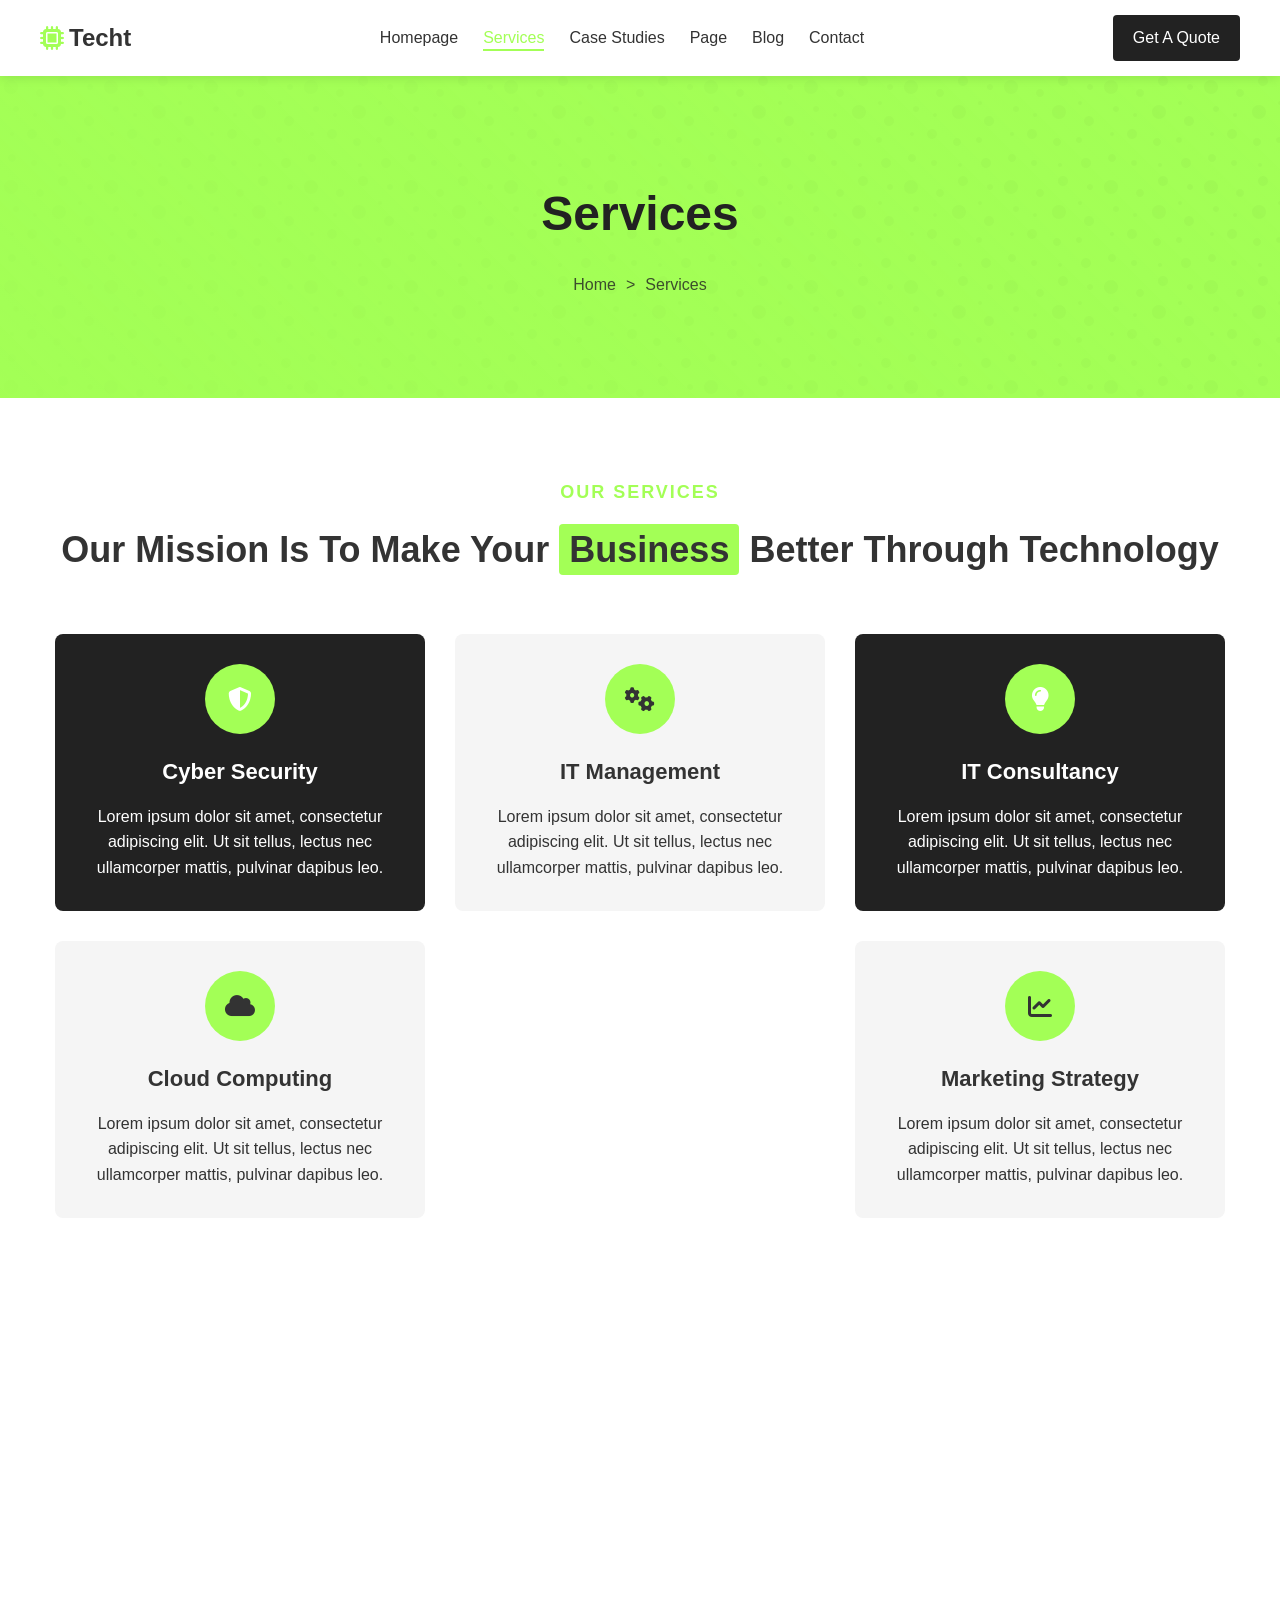
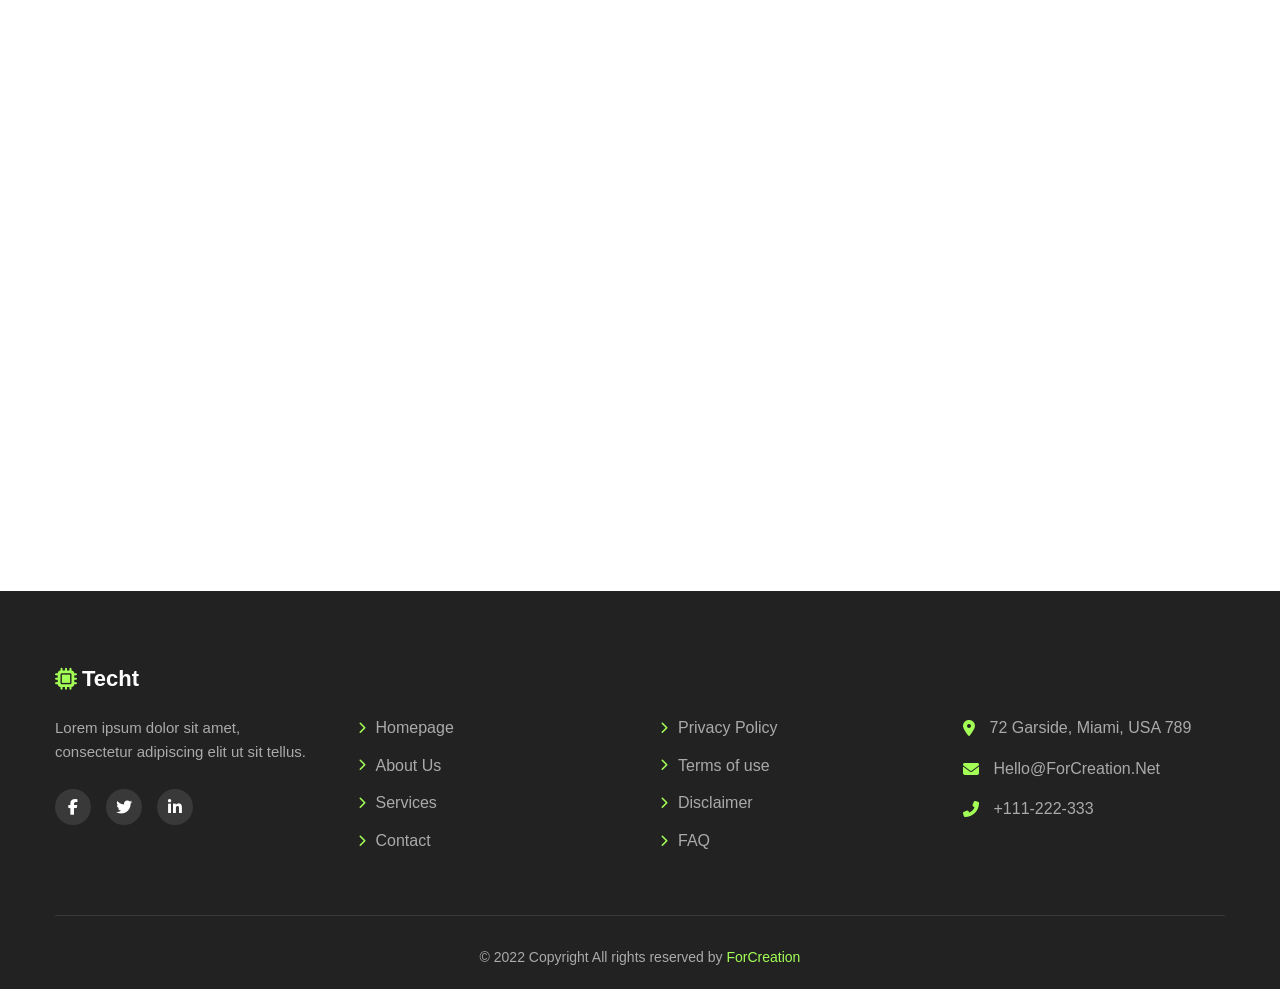
<file: Index.html>
<!DOCTYPE html>
<html lang="en">
<head>
    <meta charset="UTF-8">
    <meta name="viewport" content="width=device-width, initial-scale=1.0">
    <title>Techt - IT Services</title>
    <link rel="stylesheet" href="https://cdnjs.cloudflare.com/ajax/libs/font-awesome/6.4.0/css/all.min.css">
    <link rel = "stylesheet" href = "style.css">
</head>
<body>
    <!-- Header & Navigation -->
    <header>
        <div class="container nav-container">
            <a href="#" class="logo">
                <i class="fas fa-microchip"></i> Techt
            </a>
            
            <ul class="nav-links">
                <li><a href="#">Homepage</a></li>
                <li><a href="#" class="active">Services</a></li>
                <li><a href="#">Case Studies</a></li>
                <li><a href="#">Page</a></li>
                <li><a href="#">Blog</a></li>
                <li><a href="#">Contact</a></li>
            </ul>
            
            <a href="#" class="cta-button">Get A Quote</a>
            
            <div class="mobile-toggle">
                <i class="fas fa-bars"></i>
            </div>
        </div>
    </header>
    
    <!-- Hero Section -->
    <section class="hero">
        <div class="container hero-content">
            <h1 class="fade-in">Services</h1>
            <div class="breadcrumb">
                <a href="#">Home</a>
                <span>></span>
                <span>Services</span>
            </div>
        </div>
    </section>
    
    <!-- Services Section -->
    <section class="services">
        <div class="container">
            <div class="section-title slide-up">
                <h2>Our Services</h2>
            </div>
            
            <div class="mission-statement slide-up">
                Our Mission Is To Make Your 
                <span class="highlight">Business</span> Better Through
                Technology
            </div>
            
            <div class="services-grid">
                <div class="service-card slide-up">
                    <div class="service-icon">
                        <i class="fas fa-shield-alt"></i>
                    </div>
                    <h3>Cyber Security</h3>
                    <p>Lorem ipsum dolor sit amet, consectetur adipiscing elit. Ut sit tellus, lectus nec ullamcorper mattis, pulvinar dapibus leo.</p>
                </div>
                
                <div class="service-card slide-up">
                    <div class="service-icon">
                        <i class="fas fa-cogs"></i>
                    </div>
                    <h3>IT Management</h3>
                    <p>Lorem ipsum dolor sit amet, consectetur adipiscing elit. Ut sit tellus, lectus nec ullamcorper mattis, pulvinar dapibus leo.</p>
                </div>
                
                <div class="service-card slide-up">
                    <div class="service-icon">
                        <i class="fas fa-lightbulb"></i>
                    </div>
                    <h3>IT Consultancy</h3>
                    <p>Lorem ipsum dolor sit amet, consectetur adipiscing elit. Ut sit tellus, lectus nec ullamcorper mattis, pulvinar dapibus leo.</p>
                </div>
                
                <div class="service-card slide-up">
                    <div class="service-icon">
                        <i class="fas fa-cloud"></i>
                    </div>
                    <h3>Cloud Computing</h3>
                    <p>Lorem ipsum dolor sit amet, consectetur adipiscing elit. Ut sit tellus, lectus nec ullamcorper mattis, pulvinar dapibus leo.</p>
                </div>
                
                <div class="service-card slide-up">
                    <div class="service-icon">
                        <i class="fas fa-code"></i>
                    </div>
                    <h3>Software Developer</h3>
                    <p>Lorem ipsum dolor sit amet, consectetur adipiscing elit. Ut sit tellus, lectus nec ullamcorper mattis, pulvinar dapibus leo.</p>
                </div>
                
                <div class="service-card slide-up">
                    <div class="service-icon">
                        <i class="fas fa-chart-line"></i>
                    </div>
                    <h3>Marketing Strategy</h3>
                    <p>Lorem ipsum dolor sit amet, consectetur adipiscing elit. Ut sit tellus, lectus nec ullamcorper mattis, pulvinar dapibus leo.</p>
                </div>
            </div>
        </div>
    </section>
    
    <!-- Pricing Section -->
    <section class="pricing">
        <div class="container">
            <div class="pricing-title slide-up">
                <h2>Pricing Plan</h2>
            </div>
            
            <div class="pricing-statement slide-up">
                We Make IT Simple, Faster, And Less Expensive
            </div>
            
            <p class="pricing-subtitle slide-up">
                Donec venenatis nunc nec dui faucibus tempus. Fusce sed rutrum dolor, non ultricies elit. Aliquam erat volutpat. Nam consequat id dolor quis commodo.
            </p>
            
            <div class="pricing-grid">
                <div class="pricing-card slide-up">
                    <h3 class="plan-name">Basic Plan</h3>
                    <div class="plan-price">$500</div>
                    <div class="plan-unit">/Project</div>
                    <div class="plan-target">Good For Personal Portfolio</div>
                    <p>Lorem ipsum dolor sit amet, consectetur adipiscing elit ut sit tellus, lectus.</p>
                    
                    <div class="plan-features">
                        <div class="feature-item">
                            <i class="fas fa-check feature-icon"></i>
                            <span>Proin ut turpis nec lectus bibendum</span>
                        </div>
                        <div class="feature-item">
                            <i class="fas fa-check feature-icon"></i>
                            <span>Donec venenatis nunc nec dui</span>
                        </div>
                        <div class="feature-item">
                            <i class="fas fa-check feature-icon"></i>
                            <span>Viverra risus veli gravida maximus</span>
                        </div>
                    </div>
                    
                    <a href="#" class="choose-plan">Choose Plan</a>
                </div>
                
                <div class="pricing-card slide-up">
                    <h3 class="plan-name">Premium Plan</h3>
                    <div class="plan-price">$1000</div>
                    <div class="plan-unit">/Project</div>
                    <div class="plan-target">Good For Small Company</div>
                    <p>Lorem ipsum dolor sit amet, consectetur adipiscing elit ut sit tellus, lectus.</p>
                    
                    <div class="plan-features">
                        <div class="feature-item">
                            <i class="fas fa-check feature-icon"></i>
                            <span>Donec venenatis nunc nec dui</span>
                        </div>
                        <div class="feature-item">
                            <i class="fas fa-check feature-icon"></i>
                            <span>Viverra risus veli gravida maximus</span>
                        </div>
                        <div class="feature-item">
                            <i class="fas fa-check feature-icon"></i>
                            <span>Proin ut turpis nec lectus bibendum</span>
                        </div>
                    </div>
                    
                    <a href="#" class="choose-plan">Choose Plan</a>
                </div>
                
                <div class="pricing-card slide-up">
                    <h3 class="plan-name">Corporate Plan</h3>
                    <div class="plan-price">$1500</div>
                    <div class="plan-unit">/Project</div>
                    <div class="plan-target">Good For Big Company</div>
                    <p>Lorem ipsum dolor sit amet, consectetur adipiscing elit ut sit tellus, lectus.</p>
                    
                    <div class="plan-features">
                        <div class="feature-item">
                            <i class="fas fa-check feature-icon"></i>
                            <span>Proin ut turpis nec lectus bibendum</span>
                        </div>
                        <div class="feature-item">
                            <i class="fas fa-check feature-icon"></i>
                            <span>Donec venenatis nunc nec dui</span>
                        </div>
                        <div class="feature-item">
                            <i class="fas fa-check feature-icon"></i>
                            <span>Viverra risus veli gravida maximus</span>
                        </div>
                    </div>
                    
                    <a href="#" class="choose-plan">Choose Plan</a>
                </div>
            </div>
        </div>
    </section>
    
    <!-- Footer -->
    <footer>
        <div class="container">
            <div class="footer-content">
                <div class="footer-about">
                    <div class="footer-logo">
                        <i class="fas fa-microchip"></i> Techt
                    </div>
                    <p class="footer-desc">
                        Lorem ipsum dolor sit amet, consectetur adipiscing elit ut sit tellus.
                    </p>
                    <div class="social-links">
                        <a href="#" class="social-icon">
                            <i class="fab fa-facebook-f"></i>
                        </a>
                        <a href="#" class="social-icon">
                            <i class="fab fa-twitter"></i>
                        </a>
                        <a href="#" class="social-icon">
                            <i class="fab fa-linkedin-in"></i>
                        </a>
                    </div>
                </div>
                
                <div class="footer-nav">
                    <h4 class="footer-title">Other Pages</h4>
                    <ul class="footer-links">
                        <li>
                            <i class="fas fa-chevron-right"></i>
                            <a href="#">Homepage</a>
                        </li>
                        <li>
                            <i class="fas fa-chevron-right"></i>
                            <a href="#">About Us</a>
                        </li>
                        <li>
                            <i class="fas fa-chevron-right"></i>
                            <a href="#">Services</a>
                        </li>
                        <li>
                            <i class="fas fa-chevron-right"></i>
                            <a href="#">Contact</a>
                        </li>
                    </ul>
                </div>
                
                <div class="footer-nav">
                    <h4 class="footer-title">Quick Links</h4>
                    <ul class="footer-links">
                        <li>
                            <i class="fas fa-chevron-right"></i>
                            <a href="#">Privacy Policy</a>
                        </li>
                        <li>
                            <i class="fas fa-chevron-right"></i>
                            <a href="#">Terms of use</a>
                        </li>
                        <li>
                            <i class="fas fa-chevron-right"></i>
                            <a href="#">Disclaimer</a>
                        </li>
                        <li>
                            <i class="fas fa-chevron-right"></i>
                            <a href="#">FAQ</a>
                        </li>
                    </ul>
                </div>
                
                <div class="footer-contact">
                    <h4 class="footer-title">Contact Info</h4>
                    <ul class="contact-info">
                        <li>
                            <i class="fas fa-map-marker-alt"></i>
                            <span>72 Garside, Miami, USA 789</span>
                        </li>
                        <li>
                            <i class="fas fa-envelope"></i>
                            <span>Hello@ForCreation.Net</span>
                        </li>
                        <li>
                            <i class="fas fa-phone-alt"></i>
                            <span>+111-222-333</span>
                        </li>
                    </ul>
                </div>
            </div>
            
            <div class="footer-bottom">
                <p>&copy; 2022 Copyright All rights reserved by <span class="creator">ForCreation</span></p>
            </div>
        </div>
    </footer>
    
    <!-- JavaScript -->
    <script src= "main.js"></script>
</body>
</html>
</file>
<file: style.css>
:root {
            --primary-color: #a3ff56;
            --dark-color: #222;
            --light-color: #f8f8f8;
            --text-color: #333;
            --transition: all 0.3s ease;
        }
        
        * {
            margin: 0;
            padding: 0;
            box-sizing: border-box;
            font-family: 'Segoe UI', Tahoma, Geneva, Verdana, sans-serif;
        }
        
        body {
            line-height: 1.6;
            color: var(--text-color);
            overflow-x: hidden;
        }
        
        a {
            text-decoration: none;
            color: inherit;
        }
        
        ul {
            list-style: none;
        }
        
        .container {
            width: 100%;
            max-width: 1200px;
            margin: 0 auto;
            padding: 0 15px;
        }
        
        /* Header & Navigation */
        header {
            background-color: #fff;
            box-shadow: 0 2px 10px rgba(0,0,0,0.1);
            position: sticky;
            top: 0;
            z-index: 1000;
        }
        
        .nav-container {
            display: flex;
            justify-content: space-between;
            align-items: center;
            padding: 15px 0;
        }
        
        .logo {
            display: flex;
            align-items: center;
            font-weight: 700;
            font-size: 24px;
        }
        
        .logo i {
            color: var(--primary-color);
            margin-right: 5px;
        }
        
        .nav-links {
            display: flex;
            gap: 25px;
        }
        
        .nav-links a {
            position: relative;
            font-weight: 500;
            transition: var(--transition);
        }
        
        .nav-links a:hover {
            color: var(--primary-color);
        }
        
        .nav-links a.active {
            color: var(--primary-color);
        }
        
        .nav-links a::after {
            content: '';
            position: absolute;
            bottom: -5px;
            left: 0;
            width: 0;
            height: 2px;
            background-color: var(--primary-color);
            transition: var(--transition);
        }
        
        .nav-links a:hover::after, 
        .nav-links a.active::after {
            width: 100%;
        }
        
        .cta-button {
            background-color: var(--dark-color);
            color: #fff;
            padding: 10px 20px;
            border-radius: 4px;
            font-weight: 500;
            transition: var(--transition);
        }
        
        .cta-button:hover {
            background-color: var(--primary-color);
            color: var(--dark-color);
            transform: translateY(-2px);
        }
        
        .mobile-toggle {
            display: none;
            cursor: pointer;
            font-size: 24px;
        }
        
        /* Hero Section */
        .hero {
            background-color: var(--primary-color);
            background-image: url("data:image/svg+xml,%3Csvg width='100' height='100' viewBox='0 0 100 100' xmlns='http://www.w3.org/2000/svg'%3E%3Cpath d='M11 18c3.866 0 7-3.134 7-7s-3.134-7-7-7-7 3.134-7 7 3.134 7 7 7zm48 25c3.866 0 7-3.134 7-7s-3.134-7-7-7-7 3.134-7 7 3.134 7 7 7zm-43-7c1.657 0 3-1.343 3-3s-1.343-3-3-3-3 1.343-3 3 1.343 3 3 3zm63 31c1.657 0 3-1.343 3-3s-1.343-3-3-3-3 1.343-3 3 1.343 3 3 3zM34 90c1.657 0 3-1.343 3-3s-1.343-3-3-3-3 1.343-3 3 1.343 3 3 3zm56-76c1.657 0 3-1.343 3-3s-1.343-3-3-3-3 1.343-3 3 1.343 3 3 3zM12 86c2.21 0 4-1.79 4-4s-1.79-4-4-4-4 1.79-4 4 1.79 4 4 4zm28-65c2.21 0 4-1.79 4-4s-1.79-4-4-4-4 1.79-4 4 1.79 4 4 4zm23-11c2.76 0 5-2.24 5-5s-2.24-5-5-5-5 2.24-5 5 2.24 5 5 5zm-6 60c2.21 0 4-1.79 4-4s-1.79-4-4-4-4 1.79-4 4 1.79 4 4 4zm29 22c2.76 0 5-2.24 5-5s-2.24-5-5-5-5 2.24-5 5 2.24 5 5 5zM32 63c2.76 0 5-2.24 5-5s-2.24-5-5-5-5 2.24-5 5 2.24 5 5 5zm57-13c2.76 0 5-2.24 5-5s-2.24-5-5-5-5 2.24-5 5 2.24 5 5 5zm-9-21c1.105 0 2-.895 2-2s-.895-2-2-2-2 .895-2 2 .895 2 2 2zM60 91c1.105 0 2-.895 2-2s-.895-2-2-2-2 .895-2 2 .895 2 2 2zM35 41c1.105 0 2-.895 2-2s-.895-2-2-2-2 .895-2 2 .895 2 2 2zM12 60c1.105 0 2-.895 2-2s-.895-2-2-2-2 .895-2 2 .895 2 2 2z' fill='%2381cc41' fill-opacity='0.3' fill-rule='evenodd'/%3E%3C/svg%3E");
            padding: 100px 0;
            text-align: center;
            position: relative;
            overflow: hidden;
        }
        
        .hero::before {
            content: '';
            position: absolute;
            top: 0;
            left: 0;
            width: 100%;
            height: 100%;
            background: linear-gradient(45deg, rgba(163, 255, 86, 0.9), rgba(163, 255, 86, 0.6));
            z-index: 1;
        }
        
        .hero-content {
            position: relative;
            z-index: 2;
        }
        
        .hero h1 {
            font-size: 48px;
            margin-bottom: 20px;
            color: var(--dark-color);
        }
        
        .breadcrumb {
            display: flex;
            justify-content: center;
            gap: 10px;
            color: var(--dark-color);
            opacity: 0.8;
            font-weight: 500;
        }
        
        /* Services Section */
        .section-title {
            text-align: center;
            margin: 80px 0 20px;
        }
        
        .section-title h2 {
            color: var(--primary-color);
            font-size: 18px;
            text-transform: uppercase;
            letter-spacing: 2px;
            margin-bottom: 10px;
        }
        
        .mission-statement {
            text-align: center;
            margin-bottom: 60px;
            font-size: 36px;
            font-weight: 600;
            line-height: 1.3;
        }
        
        .highlight {
            background-color: var(--primary-color);
            padding: 5px 10px;
            border-radius: 4px;
        }
        
        .services-grid {
            display: grid;
            grid-template-columns: repeat(3, 1fr);
            gap: 30px;
            margin-bottom: 80px;
        }
        
        .service-card {
            background-color: #f5f5f5;
            border-radius: 8px;
            padding: 30px;
            text-align: center;
            transition: var(--transition);
            height: 100%;
        }
        
        .service-card:hover {
            transform: translateY(-10px);
            box-shadow: 0 15px 30px rgba(0,0,0,0.1);
        }
        
        .service-icon {
            width: 70px;
            height: 70px;
            background-color: var(--primary-color);
            border-radius: 50%;
            margin: 0 auto 20px;
            display: flex;
            align-items: center;
            justify-content: center;
            font-size: 24px;
        }
        
        .service-card:nth-child(odd) {
            background-color: var(--dark-color);
            color: #fff;
        }
        
        .service-card h3 {
            margin-bottom: 15px;
            font-size: 22px;
        }
        
        /* Pricing Section */
        .pricing-title {
            text-align: center;
            margin: 80px 0 20px;
        }
        
        .pricing-title h2 {
            color: var(--primary-color);
            font-size: 18px;
            text-transform: uppercase;
            letter-spacing: 2px;
            margin-bottom: 10px;
        }
        
        .pricing-statement {
            text-align: center;
            margin-bottom: 20px;
            font-size: 36px;
            font-weight: 600;
        }
        
        .pricing-subtitle {
            text-align: center;
            max-width: 600px;
            margin: 0 auto 60px;
            color: #666;
        }
        
        .pricing-grid {
            display: grid;
            grid-template-columns: repeat(3, 1fr);
            gap: 30px;
            margin-bottom: 80px;
        }
        
        .pricing-card {
            background-color: #f5f5f5;
            border-radius: 8px;
            padding: 40px 30px;
            text-align: center;
            transition: var(--transition);
            height: 100%;
            display: flex;
            flex-direction: column;
        }
        
        .pricing-card:hover {
            transform: translateY(-10px);
            box-shadow: 0 15px 30px rgba(0,0,0,0.1);
        }
        
        .pricing-card:first-child {
            background-color: var(--dark-color);
            color: #fff;
        }
        
        .plan-name {
            font-size: 20px;
            font-weight: 600;
            margin-bottom: 15px;
        }
        
        .plan-price {
            font-size: 42px;
            font-weight: 700;
            color: var(--primary-color);
            margin-bottom: 5px;
        }
        
        .plan-unit {
            font-size: 16px;
            color: #888;
            margin-bottom: 20px;
        }
        
        .pricing-card:first-child .plan-unit {
            color: #ccc;
        }
        
        .plan-target {
            font-weight: 600;
            margin-bottom: 20px;
            font-size: 18px;
        }
        
        .plan-features {
            margin: 30px 0;
            flex-grow: 1;
        }
        
        .feature-item {
            display: flex;
            align-items: center;
            margin-bottom: 15px;
            color: #666;
        }
        
        .pricing-card:first-child .feature-item {
            color: #ddd;
        }
        
        .feature-icon {
            color: var(--primary-color);
            margin-right: 10px;
        }
        
        .choose-plan {
            background-color: var(--primary-color);
            color: var(--dark-color);
            padding: 12px 25px;
            border-radius: 4px;
            font-weight: 500;
            border: none;
            cursor: pointer;
            transition: var(--transition);
            font-size: 16px;
            display: inline-block;
        }
        
        .choose-plan:hover {
            background-color: #8fe840;
            transform: translateY(-3px);
        }
        
        /* Footer */
        footer {
            background-color: var(--dark-color);
            color: #fff;
            padding: 70px 0 20px;
        }
        
        .footer-content {
            display: grid;
            grid-template-columns: 1fr 1fr 1fr 1fr;
            gap: 40px;
            margin-bottom: 50px;
        }
        
        .footer-logo {
            font-size: 22px;
            font-weight: 700;
            margin-bottom: 20px;
            display: flex;
            align-items: center;
        }
        
        .footer-logo i {
            color: var(--primary-color);
            margin-right: 5px;
        }
        
        .footer-desc {
            color: #aaa;
            margin-bottom: 25px;
            font-size: 15px;
        }
        
        .social-links {
            display: flex;
            gap: 15px;
        }
        
        .social-icon {
            width: 36px;
            height: 36px;
            background-color: rgba(255,255,255,0.1);
            border-radius: 50%;
            display: flex;
            align-items: center;
            justify-content: center;
            transition: var(--transition);
        }
        
        .social-icon:hover {
            background-color: var(--primary-color);
            color: var(--dark-color);
            transform: translateY(-3px);
        }
        
        .footer-title {
            font-size: 18px;
            margin-bottom: 25px;
            position: relative;
            display: inline-block;
        }
        
        .footer-title::after {
            content: '';
            position: absolute;
            bottom: -10px;
            left: 0;
            width: 30px;
            height: 2px;
            background-color: var(--primary-color);
        }
        
        .footer-links li {
            margin-bottom: 12px;
            display: flex;
            align-items: center;
        }
        
        .footer-links i {
            margin-right: 10px;
            color: var(--primary-color);
            font-size: 12px;
        }
        
        .footer-links a {
            color: #aaa;
            transition: var(--transition);
        }
        
        .footer-links a:hover {
            color: var(--primary-color);
            padding-left: 5px;
        }
        
        .contact-info li {
            color: #aaa;
            margin-bottom: 15px;
            display: flex;
            align-items: flex-start;
        }
        
        .contact-info i {
            color: var(--primary-color);
            margin-right: 15px;
            margin-top: 5px;
        }
        
        .footer-bottom {
            text-align: center;
            padding-top: 30px;
            border-top: 1px solid rgba(255,255,255,0.1);
            color: #aaa;
            font-size: 14px;
        }
        
        .creator {
            color: var(--primary-color);
            font-weight: 500;
        }
        
        /* Mobile Responsiveness */
        @media (max-width: 992px) {
            .services-grid, 
            .pricing-grid,
            .footer-content {
                grid-template-columns: repeat(2, 1fr);
            }
        }
        
        @media (max-width: 768px) {
            .nav-links {
                position: fixed;
                top: 70px;
                left: -100%;
                width: 100%;
                height: calc(100vh - 70px);
                background-color: #fff;
                flex-direction: column;
                align-items: center;
                padding: 40px 0;
                transition: var(--transition);
                z-index: 999;
            }
            
            .nav-links.active {
                left: 0;
            }
            
            .mobile-toggle {
                display: block;
            }
            
            .hero h1 {
                font-size: 36px;
            }
            
            .mission-statement, 
            .pricing-statement {
                font-size: 28px;
            }
            
            .services-grid, 
            .pricing-grid {
                grid-template-columns: 1fr;
            }
            
            .footer-content {
                grid-template-columns: 1fr 1fr;
            }
        }
        
        @media (max-width: 576px) {
            .footer-content {
                grid-template-columns: 1fr;
            }
        }
        
        /* Animations */
        @keyframes fadeIn {
            from { opacity: 0; }
            to { opacity: 1; }
        }
        
        @keyframes slideUp {
            from { transform: translateY(30px); opacity: 0; }
            to { transform: translateY(0); opacity: 1; }
        }
        
        .fade-in {
            animation: fadeIn 1s ease forwards;
        }
        
        .slide-up {
            opacity: 0;
            transform: translateY(30px);
        }
        
        .animate {
            animation: slideUp 0.8s ease forwards;
        }
</file>
